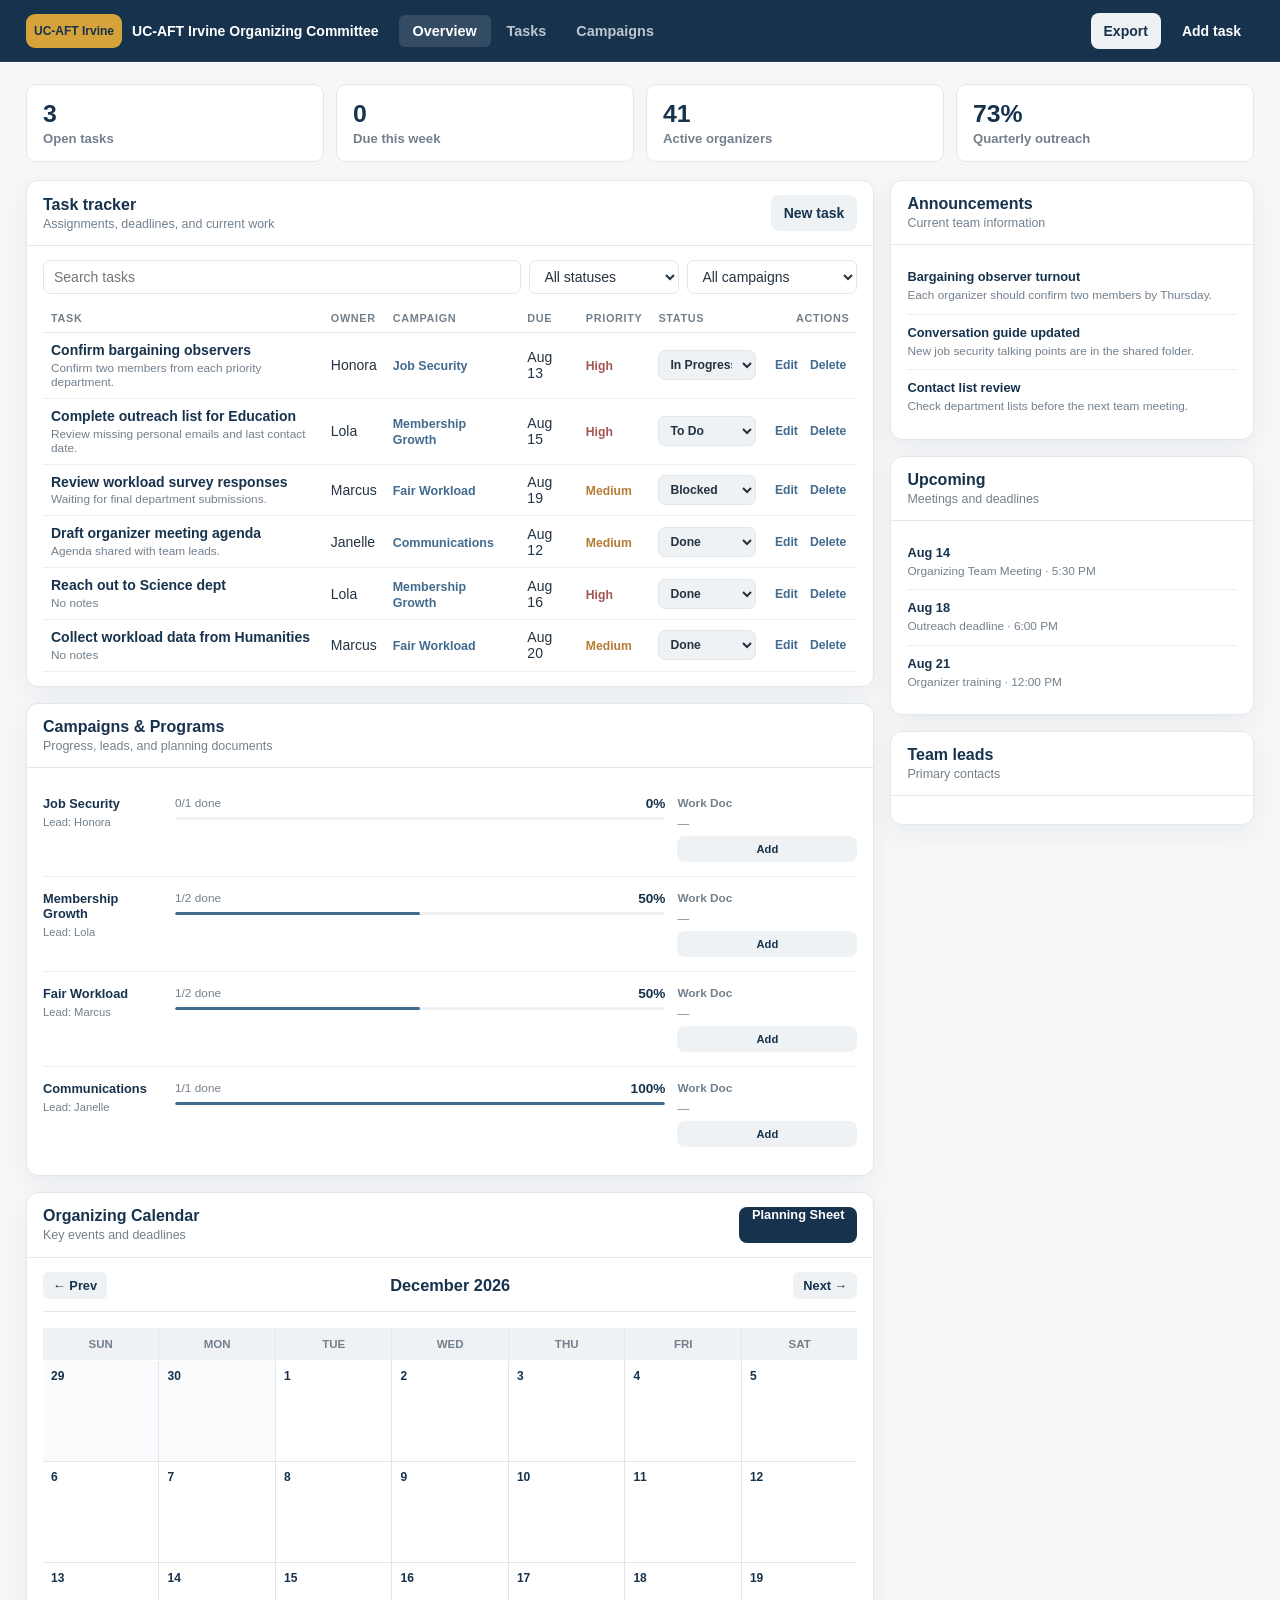
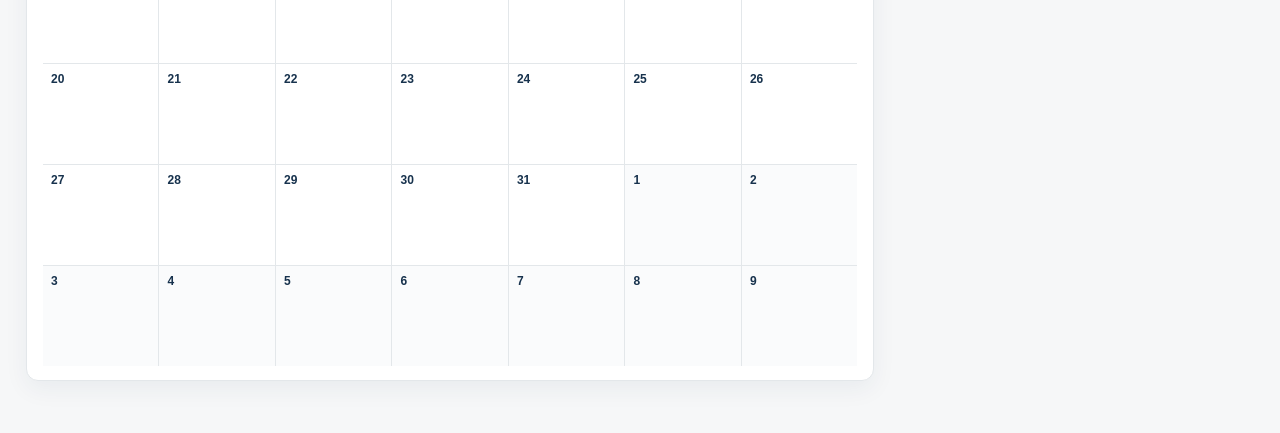
<file: index.html.html>
<!DOCTYPE html>
<html lang="en">
<head>
  <meta charset="UTF-8" />
  <meta name="viewport" content="width=device-width, initial-scale=1.0" />
  <title>UC-AFT Irvine Organizing Committee</title>
  <style>
    :root {
      --navy: #17324d;
      --blue: #426b8f;
      --gold: #d6a33a;
      --paper: #f6f7f8;
      --white: #ffffff;
      --ink: #243341;
      --muted: #73808c;
      --line: #e3e7ea;
      --soft: #eef2f5;
      --green: #4d7f69;
      --red: #a45752;
    }

    * { box-sizing: border-box; }
    body { margin: 0; font-family: Inter, Arial, sans-serif; background: var(--paper); color: var(--ink); font-size: 14px; }
    button, input, select, textarea { font: inherit; }
    button { cursor: pointer; }
    a { color: inherit; text-decoration: none; }

    .shell { display: grid; grid-template-columns: 1fr; grid-template-rows: auto 1fr; min-height: 100vh; }
    
    .topbar { display: flex; align-items: center; justify-content: space-between; gap: 20px; padding: 0 26px; background: var(--navy); border-bottom: 1px solid rgba(255,255,255,0.08); height: 62px; }
    .brand { display: flex; align-items: center; gap: 10px; font-weight: 800; color: white; flex-shrink: 0; }
    .brand-mark { width: auto; min-width: 40px; height: 34px; display: grid; place-items: center; border-radius: 9px; background: var(--gold); color: var(--navy); font-weight: 900; padding: 0 8px; font-size: 0.75rem; }
    .nav { display: flex; gap: 2px; flex: 1; margin: 0; }
    .nav a { padding: 8px 14px; border-radius: 6px; color: rgba(255,255,255,0.72); font-weight: 700; font-size: 0.9rem; }
    .nav a:hover, .nav a.active { background: rgba(255,255,255,0.12); color: white; }
    .top-actions { display: flex; gap: 8px; flex-shrink: 0; }

    .main { min-width: 0; }
    .content { padding: 22px 26px 36px; }
    .summary { display: grid; grid-template-columns: repeat(4, 1fr); gap: 12px; margin-bottom: 18px; }
    .summary-card { padding: 15px 16px; background: white; border: 1px solid var(--line); border-radius: 10px; }
    .summary-card strong { display: block; margin-bottom: 2px; color: var(--navy); font-size: 1.55rem; }
    .summary-card span { color: var(--muted); font-size: 0.82rem; font-weight: 700; }

    .workspace { display: grid; grid-template-columns: minmax(0, 1.75fr) minmax(260px, 0.75fr); gap: 16px; align-items: start; }
    .panel { background: white; border: 1px solid var(--line); border-radius: 12px; box-shadow: 0 8px 24px rgba(23, 50, 77, 0.06); overflow: hidden; margin-bottom: 16px; }
    .panel-header { display: flex; align-items: center; justify-content: space-between; gap: 16px; padding: 14px 16px; border-bottom: 1px solid var(--line); }
    .panel-header h2 { margin: 0; color: var(--navy); font-size: 1rem; }
    .panel-header p { margin: 3px 0 0; color: var(--muted); font-size: 0.78rem; }
    .panel-body { padding: 14px 16px; }

    .button { min-height: 36px; padding: 0 13px; border: 0; border-radius: 8px; font-weight: 800; cursor: pointer; }
    .button.primary { background: var(--navy); color: white; }
    .button.secondary { background: var(--soft); color: var(--navy); }

    .task-toolbar { display: grid; grid-template-columns: 1fr 150px 170px; gap: 8px; margin-bottom: 10px; }
    .task-toolbar input, .task-toolbar select { width: 100%; height: 34px; padding: 0 10px; border: 1px solid var(--line); border-radius: 7px; background: white; color: var(--ink); }

    .table-wrap { overflow-x: auto; }
    .task-table { width: 100%; border-collapse: collapse; }
    .task-table th { padding: 8px; text-align: left; color: var(--muted); font-size: 0.68rem; text-transform: uppercase; letter-spacing: 0.06em; border-bottom: 1px solid var(--line); }
    .task-table td { padding: 9px 8px; border-bottom: 1px solid #edf0f2; vertical-align: middle; }
    .task-table tbody tr:hover { background: #fafbfc; }

    .task-title { color: var(--navy); font-weight: 600; line-height: 1.2; }
    .task-note { margin-top: 2px; color: var(--muted); font-size: 0.74rem; }
    .campaign-label { color: var(--blue); font-size: 0.78rem; font-weight: 700; }
    .priority { font-size: 0.76rem; font-weight: 800; }
    .priority.high { color: var(--red); }
    .priority.medium { color: #b77a34; }
    .status-select { width: 100%; height: 30px; padding: 0 7px; border: 1px solid var(--line); border-radius: 7px; background: var(--soft); color: var(--ink); font-size: 0.76rem; font-weight: 700; }
    .row-actions { display: flex; gap: 6px; justify-content: flex-end; }
    .row-actions button { border: 0; background: transparent; color: var(--blue); font-size: 0.76rem; font-weight: 800; padding: 2px 3px; cursor: pointer; }

    .campaign { padding: 14px 0; border-bottom: 1px solid #edf0f2; }
    .campaign:last-child { border-bottom: 0; }
    .campaign-grid { display: grid; grid-template-columns: 120px 1fr 180px; gap: 12px; align-items: start; }
    .campaign-lead { }
    .campaign-lead-name { color: var(--navy); font-weight: 700; font-size: 0.8rem; display: block; margin-bottom: 2px; }
    .campaign-lead-label { color: var(--muted); font-size: 0.7rem; }
    .campaign-progress { }
    .campaign-top { display: flex; justify-content: space-between; gap: 12px; margin-bottom: 8px; }
    .campaign-top strong { color: var(--navy); font-size: 0.85rem; }
    .campaign-top span { color: var(--muted); font-size: 0.74rem; }
    .progress { height: 3px; overflow: hidden; border-radius: 999px; background: var(--soft); margin-bottom: 6px; }
    .progress div { height: 100%; border-radius: inherit; background: var(--blue); }
    .campaign-meta { display: flex; justify-content: space-between; gap: 12px; color: var(--muted); font-size: 0.74rem; }
    .campaign-doc { }
    .campaign-doc-label { font-size: 0.74rem; color: var(--muted); margin-bottom: 6px; font-weight: 700; }
    .campaign-doc-link { color: var(--blue); font-weight: 700; font-size: 0.75rem; text-decoration: none; display: block; margin-bottom: 6px; word-break: break-word; }
    .campaign-doc-link:hover { text-decoration: underline; }
    .no-doc { color: var(--muted); font-size: 0.74rem; display: block; margin-bottom: 6px; }

    .announcement { padding: 10px 0; border-bottom: 1px solid #edf0f2; }
    .announcement:last-child { border-bottom: 0; }
    .announcement strong { display: block; color: var(--navy); font-size: 0.8rem; margin-bottom: 3px; }
    .announcement p { margin: 0; color: var(--muted); font-size: 0.74rem; line-height: 1.4; }

    .calendar-month-nav { display: flex; justify-content: space-between; align-items: center; margin-bottom: 16px; padding-bottom: 12px; border-bottom: 1px solid var(--line); }
    .calendar-month-nav button { background: var(--soft); color: var(--navy); border: 0; padding: 6px 10px; border-radius: 6px; font-weight: 700; font-size: 0.8rem; cursor: pointer; }
    .calendar-header { display: grid; grid-template-columns: repeat(7, 1fr); gap: 1px; background: var(--line); margin-bottom: 1px; }
    .calendar-day-header { background: var(--soft); padding: 10px 8px; text-align: center; font-size: 0.72rem; font-weight: 800; color: var(--muted); text-transform: uppercase; }
    .calendar-grid { display: grid; grid-template-columns: repeat(7, 1fr); gap: 1px; background: var(--line); }
    .calendar-cell { background: white; min-height: 100px; padding: 8px; font-size: 0.75rem; }
    .calendar-cell.other-month { background: #fafbfc; color: var(--muted); }
    .calendar-date { display: block; color: var(--navy); font-weight: 700; margin-bottom: 6px; }
    .event-badge { display: inline-block; padding: 3px 6px; border-radius: 4px; margin-bottom: 3px; font-size: 0.65rem; font-weight: 700; cursor: pointer; white-space: nowrap; overflow: hidden; text-overflow: ellipsis; max-width: 100%; line-height: 1.2; }
    .event-badge.meeting { background: #cbe3f0; color: var(--blue); }
    .event-badge.deadline { background: #f0d0cc; color: var(--red); }
    .event-badge.action-window { background: #d4e8de; color: var(--green); }

    .modal { position: fixed; inset: 0; display: none; place-items: center; z-index: 100; padding: 20px; background: rgba(13, 27, 40, 0.5); }
    .modal.open { display: grid; }
    .modal-card { width: min(560px, 100%); max-height: 92vh; overflow-y: auto; background: white; border-radius: 14px; box-shadow: 0 24px 70px rgba(0,0,0,0.22); }
    .modal-head { display: flex; align-items: center; justify-content: space-between; padding: 16px 18px; border-bottom: 1px solid var(--line); }
    .modal-head h2 { margin: 0; color: var(--navy); font-size: 1rem; }
    .close { border: 0; background: transparent; color: var(--muted); font-size: 1.35rem; cursor: pointer; }
    .form-grid { display: grid; grid-template-columns: 1fr 1fr; gap: 12px; padding: 18px; }
    .field { display: grid; gap: 5px; }
    .field.full { grid-column: 1 / -1; }
    .field label { color: var(--navy); font-size: 0.74rem; font-weight: 800; }
    .field input, .field select, .field textarea { width: 100%; padding: 9px 10px; border: 1px solid var(--line); border-radius: 7px; background: white; }
    .modal-actions { display: flex; justify-content: flex-end; gap: 8px; padding: 0 18px 18px; }
    .empty { padding: 24px; text-align: center; color: var(--muted); }
  </style>
</head>
<body>
  <div class="shell">
    <header class="topbar">
      <a class="brand" href="#">
        <span class="brand-mark">UC-AFT Irvine</span>
        <span style="color: white; font-weight: 800;">UC-AFT Irvine Organizing Committee</span>
      </a>
      <nav class="nav">
        <a class="active" href="#overview">Overview</a>
        <a href="#tasks">Tasks</a>
        <a href="#campaigns">Campaigns</a>
      </nav>
      <div class="top-actions">
        <button class="button secondary" onclick="exportTasks()">Export</button>
        <button class="button primary" onclick="openTaskModal()">Add task</button>
      </div>
    </header>

    <main class="main">
      <div class="content">
        <section class="summary">
          <article class="summary-card">
            <strong id="openCount">0</strong>
            <span>Open tasks</span>
          </article>
          <article class="summary-card">
            <strong id="dueCount">0</strong>
            <span>Due this week</span>
          </article>
          <article class="summary-card">
            <strong>41</strong>
            <span>Active organizers</span>
          </article>
          <article class="summary-card">
            <strong>73%</strong>
            <span>Quarterly outreach</span>
          </article>
        </section>

        <div class="workspace">
          <div>
            <section class="panel">
              <div class="panel-header">
                <div>
                  <h2>Task tracker</h2>
                  <p>Assignments, deadlines, and current work</p>
                </div>
                <button class="button secondary" onclick="openTaskModal()">New task</button>
              </div>
              <div class="panel-body">
                <div class="task-toolbar">
                  <input id="searchInput" type="search" placeholder="Search tasks" oninput="renderTasks()" />
                  <select id="statusFilter" onchange="renderTasks()">
                    <option value="">All statuses</option>
                    <option>To Do</option>
                    <option>In Progress</option>
                    <option>Blocked</option>
                    <option>Done</option>
                  </select>
                  <select id="campaignFilter" onchange="renderTasks()">
                    <option value="">All campaigns</option>
                    <option>Job Security</option>
                    <option>Membership Growth</option>
                    <option>Fair Workload</option>
                    <option>Communications</option>
                  </select>
                </div>
                <div class="table-wrap">
                  <table class="task-table">
                    <thead>
                      <tr>
                        <th>Task</th>
                        <th>Owner</th>
                        <th>Campaign</th>
                        <th>Due</th>
                        <th>Priority</th>
                        <th>Status</th>
                        <th style="text-align: right;">Actions</th>
                      </tr>
                    </thead>
                    <tbody id="taskBody"></tbody>
                  </table>
                </div>
              </div>
            </section>

            <section class="panel">
              <div class="panel-header">
                <div>
                  <h2>Campaigns & Programs</h2>
                  <p>Progress, leads, and planning documents</p>
                </div>
              </div>
              <div class="panel-body" id="campaignBody"></div>
            </section>

            <section class="panel">
              <div class="panel-header">
                <div>
                  <h2>Organizing Calendar</h2>
                  <p>Key events and deadlines</p>
                </div>
                <a id="calendarPlanningLink" href="#" target="_blank" class="button primary" style="font-size: 0.8rem;">Planning Sheet</a>
              </div>
              <div class="panel-body">
                <div class="calendar-month-nav">
                  <button onclick="previousMonth()">← Prev</button>
                  <h3 id="monthYear" style="margin: 0; color: var(--navy);"></h3>
                  <button onclick="nextMonth()">Next →</button>
                </div>
                <div class="calendar-header">
                  <div class="calendar-day-header">Sun</div>
                  <div class="calendar-day-header">Mon</div>
                  <div class="calendar-day-header">Tue</div>
                  <div class="calendar-day-header">Wed</div>
                  <div class="calendar-day-header">Thu</div>
                  <div class="calendar-day-header">Fri</div>
                  <div class="calendar-day-header">Sat</div>
                </div>
                <div class="calendar-grid" id="calendarGrid"></div>
              </div>
            </section>
          </div>

          <aside>
            <section class="panel">
              <div class="panel-header">
                <div>
                  <h2>Announcements</h2>
                  <p>Current team information</p>
                </div>
              </div>
              <div class="panel-body">
                <article class="announcement">
                  <strong>Bargaining observer turnout</strong>
                  <p>Each organizer should confirm two members by Thursday.</p>
                </article>
                <article class="announcement">
                  <strong>Conversation guide updated</strong>
                  <p>New job security talking points are in the shared folder.</p>
                </article>
                <article class="announcement">
                  <strong>Contact list review</strong>
                  <p>Check department lists before the next team meeting.</p>
                </article>
              </div>
            </section>

            <section class="panel">
              <div class="panel-header">
                <div>
                  <h2>Upcoming</h2>
                  <p>Meetings and deadlines</p>
                </div>
              </div>
              <div class="panel-body">
                <article class="announcement">
                  <strong>Aug 14</strong>
                  <p>Organizing Team Meeting · 5:30 PM</p>
                </article>
                <article class="announcement">
                  <strong>Aug 18</strong>
                  <p>Outreach deadline · 6:00 PM</p>
                </article>
                <article class="announcement">
                  <strong>Aug 21</strong>
                  <p>Organizer training · 12:00 PM</p>
                </article>
              </div>
            </section>

            <section class="panel">
              <div class="panel-header">
                <div>
                  <h2>Team leads</h2>
                  <p>Primary contacts</p>
                </div>
              </div>
              <div class="panel-body" id="teamBody"></div>
            </section>
          </aside>
        </div>
      </div>
    </main>
  </div>

  <div class="modal" id="taskModal">
    <div class="modal-card">
      <div class="modal-head">
        <h2 id="modalTitle">Add task</h2>
        <button class="close" onclick="closeTaskModal()">×</button>
      </div>
      <form id="taskForm" onsubmit="saveTask(event)">
        <div class="form-grid">
          <input type="hidden" id="taskId" />
          <div class="field full">
            <label for="taskTitle">Task</label>
            <input id="taskTitle" required placeholder="Example: Confirm bargaining observers" />
          </div>
          <div class="field">
            <label for="taskOwner">Owner</label>
            <input id="taskOwner" required placeholder="Organizer name" />
          </div>
          <div class="field">
            <label for="taskCampaign">Campaign</label>
            <select id="taskCampaign" required>
              <option>Job Security</option>
              <option>Membership Growth</option>
              <option>Fair Workload</option>
              <option>Communications</option>
            </select>
          </div>
          <div class="field">
            <label for="taskDue">Due date</label>
            <input id="taskDue" type="date" required />
          </div>
          <div class="field">
            <label for="taskPriority">Priority</label>
            <select id="taskPriority" required>
              <option>High</option>
              <option>Medium</option>
              <option>Low</option>
            </select>
          </div>
          <div class="field">
            <label for="taskStatus">Status</label>
            <select id="taskStatus" required>
              <option>To Do</option>
              <option>In Progress</option>
              <option>Blocked</option>
              <option>Done</option>
            </select>
          </div>
          <div class="field full">
            <label for="taskNotes">Notes</label>
            <textarea id="taskNotes" placeholder="Additional details..."></textarea>
          </div>
        </div>
        <div class="modal-actions">
          <button type="button" class="button secondary" onclick="closeTaskModal()">Cancel</button>
          <button type="submit" class="button primary">Save task</button>
        </div>
      </form>
    </div>
  </div>

  <div class="modal" id="docModal">
    <div class="modal-card">
      <div class="modal-head">
        <h2>Add document to <span id="docCampaignName"></span></h2>
        <button class="close" onclick="closeDocModal()">×</button>
      </div>
      <form id="docForm" onsubmit="saveDoc(event)">
        <div class="form-grid">
          <input type="hidden" id="docCampaignInput" />
          <div class="field full">
            <label for="docUrl">Google Doc URL</label>
            <input id="docUrl" required placeholder="https://docs.google.com/document/d/..." />
          </div>
          <div class="field full">
            <label for="docTitle">Document Title (optional)</label>
            <input id="docTitle" placeholder="Planning doc, Strategy notes, etc." />
          </div>
        </div>
        <div class="modal-actions">
          <button type="button" class="button secondary" onclick="closeDocModal()">Cancel</button>
          <button type="submit" class="button primary">Save document</button>
        </div>
      </form>
    </div>
  </div>

  <script>
    const defaultTasks = [
      { id: "1", title: "Confirm bargaining observers", owner: "Honora", campaign: "Job Security", due: "2026-08-13", priority: "High", status: "In Progress", notes: "Confirm two members from each priority department." },
      { id: "2", title: "Complete outreach list for Education", owner: "Lola", campaign: "Membership Growth", due: "2026-08-15", priority: "High", status: "To Do", notes: "Review missing personal emails and last contact date." },
      { id: "3", title: "Review workload survey responses", owner: "Marcus", campaign: "Fair Workload", due: "2026-08-19", priority: "Medium", status: "Blocked", notes: "Waiting for final department submissions." },
      { id: "4", title: "Draft organizer meeting agenda", owner: "Janelle", campaign: "Communications", due: "2026-08-12", priority: "Medium", status: "Done", notes: "Agenda shared with team leads." },
      { id: "5", title: "Reach out to Science dept", owner: "Lola", campaign: "Membership Growth", due: "2026-08-16", priority: "High", status: "Done", notes: "" },
      { id: "6", title: "Collect workload data from Humanities", owner: "Marcus", campaign: "Fair Workload", due: "2026-08-20", priority: "Medium", status: "Done", notes: "" }
    ];

    let tasks = [...defaultTasks];

    const sheetsLeads = [
      { campaign: "Job Security", lead: "Honora" },
      { campaign: "Membership Growth", lead: "Lola" },
      { campaign: "Fair Workload", lead: "Marcus" },
      { campaign: "Communications", lead: "Janelle" }
    ];

    const sheetEvents = [
      { date: "2026-08-14", eventName: "Team organizing meeting", type: "Meeting", planningSheet: "https://docs.google.com/document/d/example1" },
      { date: "2026-08-18", eventName: "Outreach deadline", type: "Deadline", planningSheet: "https://docs.google.com/document/d/example2" },
      { date: "2026-09-01", eventName: "September action window opens", type: "Action Window", planningSheet: "https://docs.google.com/document/d/example3" },
      { date: "2026-09-10", eventName: "Bargaining day observers due", type: "Deadline", planningSheet: "https://docs.google.com/document/d/example4" }
    ];

    const campaignDocs = {
      "Job Security": { url: "", title: "" },
      "Membership Growth": { url: "", title: "" },
      "Fair Workload": { url: "", title: "" },
      "Communications": { url: "", title: "" }
    };

    function calculateCampaignStats(campaign) {
      const campaignTasks = tasks.filter(t => t.campaign === campaign);
      const done = campaignTasks.filter(t => t.status === "Done").length;
      const total = campaignTasks.length;
      const percent = total === 0 ? 0 : Math.round((done / total) * 100);
      return { done, total, percent };
    }

    function renderCampaigns() {
      const body = document.getElementById("campaignBody");
      const campaigns = ["Job Security", "Membership Growth", "Fair Workload", "Communications"];
      
      body.innerHTML = campaigns.map(camp => {
        const stats = calculateCampaignStats(camp);
        const lead = sheetsLeads.find(l => l.campaign === camp)?.lead || "TBD";
        const doc = campaignDocs[camp];
        const hasDoc = doc.url && doc.url.trim();
        
        return `
          <div class="campaign">
            <div class="campaign-grid">
              <div class="campaign-lead">
                <span class="campaign-lead-name">${camp}</span>
                <span class="campaign-lead-label">Lead: ${lead}</span>
              </div>
              <div class="campaign-progress">
                <div class="campaign-top" style="justify-content: space-between; gap: 6px; margin-bottom: 6px;">
                  <span style="font-size: 0.74rem; color: var(--muted);">${stats.done}/${stats.total} done</span>
                  <span style="font-size: 0.85rem; color: var(--navy); font-weight: 700;">${stats.percent}%</span>
                </div>
                <div class="progress"><div style="width:${stats.percent}%"></div></div>
              </div>
              <div class="campaign-doc">
                <div class="campaign-doc-label">Work Doc</div>
                ${hasDoc ? `<a href="${doc.url}" target="_blank" class="campaign-doc-link">${doc.title || 'View'}</a>` : `<span class="no-doc">—</span>`}
                <button class="button secondary" style="padding: 0 8px; min-height: 26px; font-size: 0.7rem; width: 100%;" onclick="openDocModal('${camp}')">
                  ${hasDoc ? 'Edit' : 'Add'}
                </button>
              </div>
            </div>
          </div>
        `;
      }).join("");
    }

    function renderTasks() {
      const body = document.getElementById("taskBody");
      const search = document.getElementById("searchInput").value.toLowerCase();
      const status = document.getElementById("statusFilter").value;
      const campaign = document.getElementById("campaignFilter").value;

      const filtered = tasks.filter(t => {
        const match = t.title.toLowerCase().includes(search) || t.owner.toLowerCase().includes(search);
        return match && (!status || t.status === status) && (!campaign || t.campaign === campaign);
      });

      if (filtered.length === 0) {
        body.innerHTML = `<tr><td colspan="7"><div class="empty">No tasks found</div></td></tr>`;
      } else {
        body.innerHTML = filtered.map(t => `
          <tr>
            <td><div class="task-title">${t.title}</div><div class="task-note">${t.notes || 'No notes'}</div></td>
            <td>${t.owner}</td>
            <td><span class="campaign-label">${t.campaign}</span></td>
            <td>${new Date(t.due).toLocaleDateString('en-US', {month:'short', day:'numeric'})}</td>
            <td><span class="priority ${t.priority.toLowerCase()}">${t.priority}</span></td>
            <td><select class="status-select" onchange="updateTask('${t.id}', 'status', this.value)">
              <option ${t.status === 'To Do' ? 'selected' : ''}>To Do</option>
              <option ${t.status === 'In Progress' ? 'selected' : ''}>In Progress</option>
              <option ${t.status === 'Blocked' ? 'selected' : ''}>Blocked</option>
              <option ${t.status === 'Done' ? 'selected' : ''}>Done</option>
            </select></td>
            <td><div class="row-actions">
              <button onclick="editTask('${t.id}')">Edit</button>
              <button onclick="deleteTask('${t.id}')">Delete</button>
            </div></td>
          </tr>
        `).join("");
      }
      updateMetrics();
      renderCampaigns();
    }

    function updateTask(id, field, value) {
      const task = tasks.find(t => t.id === id);
      if (task) {
        task[field] = value;
        renderTasks();
      }
    }

    function updateMetrics() {
      document.getElementById("openCount").textContent = tasks.filter(t => t.status !== "Done").length;
      const now = new Date();
      const week = new Date(now.getTime() + 7 * 24 * 60 * 60 * 1000);
      document.getElementById("dueCount").textContent = tasks.filter(t => {
        if (t.status === "Done") return false;
        const d = new Date(t.due);
        return d >= now && d <= week;
      }).length;
    }

    function openTaskModal() {
      document.getElementById("taskForm").reset();
      document.getElementById("taskId").value = "";
      document.getElementById("modalTitle").textContent = "Add task";
      document.getElementById("taskModal").classList.add("open");
    }

    function closeTaskModal() {
      document.getElementById("taskModal").classList.remove("open");
    }

    function saveTask(e) {
      e.preventDefault();
      const id = document.getElementById("taskId").value || Date.now().toString();
      const task = {
        id, title: document.getElementById("taskTitle").value,
        owner: document.getElementById("taskOwner").value,
        campaign: document.getElementById("taskCampaign").value,
        due: document.getElementById("taskDue").value,
        priority: document.getElementById("taskPriority").value,
        status: document.getElementById("taskStatus").value,
        notes: document.getElementById("taskNotes").value
      };
      const idx = tasks.findIndex(t => t.id === id);
      if (idx >= 0) tasks[idx] = task;
      else tasks.unshift(task);
      renderTasks();
      closeTaskModal();
    }

    function editTask(id) {
      const task = tasks.find(t => t.id === id);
      if (!task) return;
      document.getElementById("taskId").value = task.id;
      document.getElementById("taskTitle").value = task.title;
      document.getElementById("taskOwner").value = task.owner;
      document.getElementById("taskCampaign").value = task.campaign;
      document.getElementById("taskDue").value = task.due;
      document.getElementById("taskPriority").value = task.priority;
      document.getElementById("taskStatus").value = task.status;
      document.getElementById("taskNotes").value = task.notes;
      document.getElementById("modalTitle").textContent = "Edit task";
      document.getElementById("taskModal").classList.add("open");
    }

    function deleteTask(id) {
      if (confirm("Delete this task?")) {
        tasks = tasks.filter(t => t.id !== id);
        renderTasks();
      }
    }

    function exportTasks() {
      const csv = [["Task", "Owner", "Campaign", "Due", "Priority", "Status", "Notes"],
        ...tasks.map(t => [t.title, t.owner, t.campaign, t.due, t.priority, t.status, t.notes])
      ].map(r => r.map(v => `"${String(v).replaceAll('"', '""')}"`).join(",")).join("\n");
      const a = document.createElement("a");
      a.href = URL.createObjectURL(new Blob([csv], {type: "text/csv"}));
      a.download = "tasks.csv";
      a.click();
    }

    function openDocModal(camp) {
      document.getElementById("docCampaignName").textContent = camp;
      document.getElementById("docCampaignInput").value = camp;
      const doc = campaignDocs[camp];
      document.getElementById("docUrl").value = doc.url || "";
      document.getElementById("docTitle").value = doc.title || "";
      document.getElementById("docModal").classList.add("open");
    }

    function closeDocModal() {
      document.getElementById("docModal").classList.remove("open");
    }

    function saveDoc(e) {
      e.preventDefault();
      const camp = document.getElementById("docCampaignInput").value;
      const url = document.getElementById("docUrl").value.trim();
      const title = document.getElementById("docTitle").value.trim();
      if (!url) { alert("Enter a URL"); return; }
      campaignDocs[camp] = { url, title };
      renderCampaigns();
      closeDocModal();
    }

    let currentMonth = new Date().getMonth();
    let currentYear = new Date().getFullYear();

    function renderCalendar() {
      const monthNames = ["January", "February", "March", "April", "May", "June", "July", "August", "September", "October", "November", "December"];
      document.getElementById("monthYear").textContent = `${monthNames[currentMonth]} ${currentYear}`;
      
      const firstDay = new Date(currentYear, currentMonth, 1).getDay();
      const daysInMonth = new Date(currentYear, currentMonth + 1, 0).getDate();
      const grid = document.getElementById("calendarGrid");
      let html = "";

      const prevMonthDays = new Date(currentYear, currentMonth, 0).getDate();
      for (let i = firstDay - 1; i >= 0; i--) {
        html += `<div class="calendar-cell other-month"><span class="calendar-date">${prevMonthDays - i}</span></div>`;
      }

      for (let day = 1; day <= daysInMonth; day++) {
        const dateStr = `${currentYear}-${String(currentMonth + 1).padStart(2, '0')}-${String(day).padStart(2, '0')}`;
        const events = sheetEvents.filter(e => e.date === dateStr);
        let badges = events.map(e => `<div class="event-badge ${e.type.toLowerCase().replace(/\s+/g,'-')}" onclick="window.open('${e.planningSheet}')" title="${e.eventName}">${e.eventName}</div>`).join("");
        html += `<div class="calendar-cell"><span class="calendar-date">${day}</span>${badges}</div>`;
      }

      const remaining = 42 - (firstDay + daysInMonth);
      for (let day = 1; day <= remaining; day++) {
        html += `<div class="calendar-cell other-month"><span class="calendar-date">${day}</span></div>`;
      }

      grid.innerHTML = html;
      const link = document.getElementById("calendarPlanningLink");
      const planningLink = sheetEvents.find(e => e.planningSheet);
      if (planningLink) link.href = planningLink.planningSheet;
    }

    function previousMonth() {
      currentMonth = currentMonth === 0 ? 11 : currentMonth - 1;
      if (currentMonth === 11) currentYear--;
      renderCalendar();
    }

    function nextMonth() {
      currentMonth = (currentMonth + 1) % 12;
      if (currentMonth === 0) currentYear++;
      renderCalendar();
    }

    document.getElementById("taskModal").addEventListener("click", e => { if (e.target.id === "taskModal") closeTaskModal(); });
    document.getElementById("docModal").addEventListener("click", e => { if (e.target.id === "docModal") closeDocModal(); });

    renderTasks();
    renderCampaigns();
    renderCalendar();
  </script>
</body>
</html>
</file>
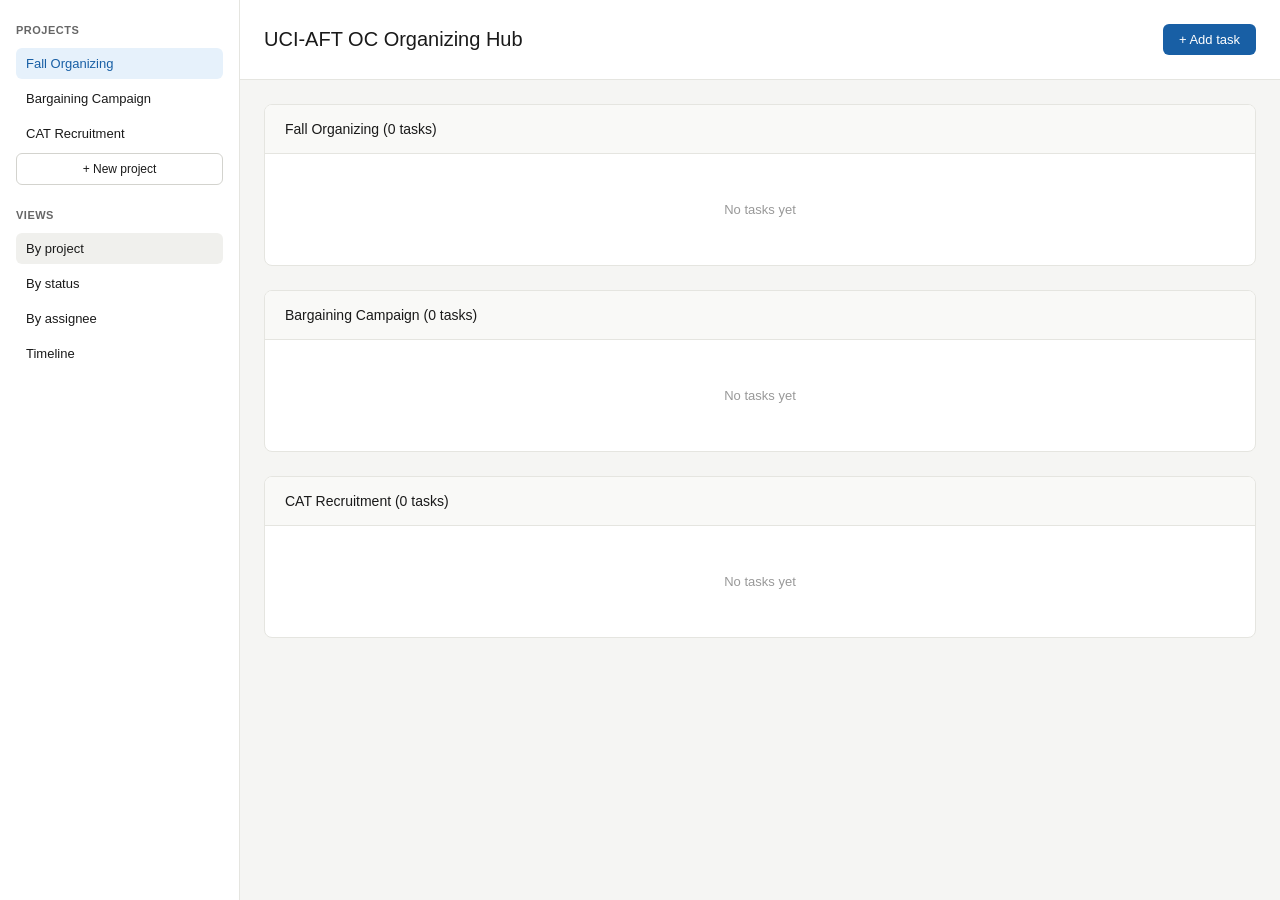
<file: organizing-hub.html>
<!DOCTYPE html>
<html lang="en">
<head>
  <meta charset="UTF-8">
  <meta name="viewport" content="width=device-width, initial-scale=1.0">
  <title>UCI-AFT OC Organizing Hub</title>
  <style>
    * {
      margin: 0;
      padding: 0;
      box-sizing: border-box;
    }

    body {
      font-family: -apple-system, BlinkMacSystemFont, 'Segoe UI', sans-serif;
      background: #f5f5f3;
      color: #1a1a1a;
    }

    .hub-container {
      display: flex;
      min-height: 100vh;
    }

    .sidebar {
      width: 240px;
      background: #ffffff;
      border-right: 1px solid #e5e5e0;
      overflow-y: auto;
      padding: 1.5rem 0;
    }

    .sidebar-section {
      padding: 0 1rem 1.5rem;
    }

    .sidebar-title {
      font-size: 11px;
      font-weight: 600;
      text-transform: uppercase;
      color: #666;
      margin: 0 0 0.75rem;
      letter-spacing: 0.5px;
    }

    .project-item {
      display: block;
      width: 100%;
      padding: 8px 10px;
      margin-bottom: 4px;
      border-radius: 6px;
      border: none;
      background: transparent;
      color: #1a1a1a;
      font-size: 13px;
      cursor: pointer;
      text-align: left;
      transition: background 0.2s;
    }

    .project-item:hover {
      background: #f0f0ed;
    }

    .project-item.active {
      background: #e6f1fb;
      color: #185fa5;
      font-weight: 500;
    }

    .view-item {
      display: block;
      width: 100%;
      padding: 8px 10px;
      margin-bottom: 4px;
      border-radius: 6px;
      border: none;
      background: transparent;
      color: #1a1a1a;
      font-size: 13px;
      cursor: pointer;
      text-align: left;
    }

    .view-item:hover {
      background: #f0f0ed;
    }

    .view-item.active {
      background: #f0f0ed;
      font-weight: 500;
    }

    .add-btn {
      width: 100%;
      padding: 8px 10px;
      border: 1px solid #d3d3ce;
      border-radius: 6px;
      background: transparent;
      color: #1a1a1a;
      font-size: 12px;
      cursor: pointer;
      font-weight: 500;
    }

    .add-btn:hover {
      background: #f0f0ed;
    }

    .main-content {
      flex: 1;
      display: flex;
      flex-direction: column;
      overflow: hidden;
    }

    .header {
      padding: 1.5rem;
      border-bottom: 1px solid #e5e5e0;
      background: #ffffff;
      display: flex;
      justify-content: space-between;
      align-items: center;
    }

    .header h1 {
      font-size: 20px;
      font-weight: 500;
      margin: 0;
    }

    .header-actions {
      display: flex;
      gap: 8px;
    }

    .btn-primary {
      padding: 8px 16px;
      background: #185fa5;
      color: white;
      border: none;
      border-radius: 6px;
      font-size: 13px;
      cursor: pointer;
      font-weight: 500;
    }

    .btn-primary:hover {
      background: #0c447c;
    }

    .content-area {
      flex: 1;
      overflow-y: auto;
      padding: 1.5rem;
    }

    .project-group {
      background: white;
      border: 1px solid #e5e5e0;
      border-radius: 8px;
      margin-bottom: 1.5rem;
      overflow: hidden;
    }

    .project-group-header {
      padding: 1rem 1.25rem;
      background: #f9f9f7;
      font-weight: 500;
      font-size: 14px;
      color: #1a1a1a;
      border-bottom: 1px solid #e5e5e0;
      cursor: pointer;
      user-select: none;
    }

    .project-group-header:hover {
      background: #f5f5f3;
    }

    .project-group-content {
      padding: 1rem 1.25rem;
    }

    .task-row {
      display: grid;
      grid-template-columns: 200px 120px 100px 100px 80px auto;
      gap: 12px;
      padding: 0.75rem 0;
      border-bottom: 1px solid #f0f0ed;
      align-items: center;
      font-size: 13px;
    }

    .task-row:last-child {
      border-bottom: none;
    }

    .task-name {
      font-weight: 500;
      color: #1a1a1a;
    }

    .task-due {
      color: #666;
      font-size: 12px;
    }

    .task-assignee {
      color: #666;
      font-size: 12px;
    }

    .task-status {
      padding: 3px 8px;
      border-radius: 12px;
      font-size: 11px;
      font-weight: 500;
      text-align: center;
      width: fit-content;
    }

    .status-not-started {
      background: #e5e7eb;
      color: #4b5563;
    }

    .status-in-progress {
      background: #fef3c7;
      color: #92400e;
    }

    .status-blocked {
      background: #fee2e2;
      color: #7f1d1d;
    }

    .status-done {
      background: #d1fae5;
      color: #065f46;
    }

    .task-delete {
      background: none;
      border: none;
      color: #999;
      cursor: pointer;
      font-size: 18px;
      padding: 0;
    }

    .task-delete:hover {
      color: #666;
    }

    .status-board {
      display: grid;
      grid-template-columns: repeat(auto-fit, minmax(280px, 1fr));
      gap: 1.5rem;
    }

    .status-column {
      background: white;
      border: 1px solid #e5e5e0;
      border-radius: 8px;
      padding: 1.25rem;
    }

    .status-column-header {
      font-weight: 500;
      font-size: 13px;
      color: #1a1a1a;
      margin-bottom: 1rem;
      padding-bottom: 0.75rem;
      border-bottom: 1px solid #e5e5e0;
    }

    .task-card {
      background: #f9f9f7;
      border: 1px solid #e5e5e0;
      border-radius: 6px;
      padding: 0.75rem;
      margin-bottom: 0.75rem;
      cursor: pointer;
    }

    .task-card:hover {
      border-color: #d3d3ce;
      background: #f5f5f3;
    }

    .task-card-name {
      font-weight: 500;
      font-size: 13px;
      color: #1a1a1a;
      margin-bottom: 4px;
    }

    .task-card-meta {
      font-size: 12px;
      color: #666;
      margin-bottom: 2px;
    }

    .empty-state {
      text-align: center;
      color: #999;
      padding: 2rem;
      font-size: 13px;
    }

    .modal {
      display: none;
      position: fixed;
      top: 0;
      left: 0;
      right: 0;
      bottom: 0;
      background: rgba(0, 0, 0, 0.4);
      z-index: 1000;
      align-items: center;
      justify-content: center;
    }

    .modal.open {
      display: flex;
    }

    .modal-content {
      background: white;
      border-radius: 8px;
      padding: 1.5rem;
      max-width: 500px;
      width: 90%;
      box-shadow: 0 4px 12px rgba(0, 0, 0, 0.15);
    }

    .modal-title {
      font-size: 16px;
      font-weight: 500;
      margin-bottom: 1rem;
      color: #1a1a1a;
    }

    .form-group {
      margin-bottom: 1rem;
    }

    .form-label {
      font-size: 12px;
      font-weight: 500;
      color: #666;
      margin-bottom: 4px;
      display: block;
    }

    .form-input {
      width: 100%;
      padding: 8px 10px;
      border: 1px solid #d3d3ce;
      border-radius: 6px;
      font-size: 13px;
      font-family: inherit;
    }

    .form-input:focus {
      outline: none;
      border-color: #185fa5;
      box-shadow: 0 0 0 2px rgba(24, 95, 165, 0.1);
    }

    .form-buttons {
      display: flex;
      gap: 8px;
      justify-content: flex-end;
      margin-top: 1.5rem;
    }

    .btn {
      padding: 8px 16px;
      border-radius: 6px;
      border: 1px solid #d3d3ce;
      background: white;
      cursor: pointer;
      font-size: 13px;
      color: #1a1a1a;
      font-weight: 500;
    }

    .btn:hover {
      background: #f9f9f7;
    }

    .timeline-view {
      display: flex;
      flex-direction: column;
      gap: 0;
    }

    .timeline-item {
      padding: 1rem 1.25rem;
      border-bottom: 1px solid #e5e5e0;
      background: white;
      margin-bottom: 0;
    }

    .timeline-item:first-child {
      border-radius: 8px 8px 0 0;
    }

    .timeline-item:last-child {
      border-radius: 0 0 8px 8px;
      border-bottom: none;
    }

    .timeline-date {
      font-weight: 600;
      font-size: 13px;
      color: #1a1a1a;
      margin-bottom: 4px;
    }

    .timeline-task {
      font-size: 13px;
      color: #666;
    }

    @media (max-width: 900px) {
      .task-row {
        grid-template-columns: 1fr;
        gap: 4px;
      }
      
      .sidebar {
        width: 160px;
      }
    }
  </style>
</head>
<body>
  <div class="hub-container">
    <div class="sidebar">
      <div class="sidebar-section">
        <div class="sidebar-title">Projects</div>
        <div id="projects-list"></div>
        <button class="add-btn" onclick="openAddProject()">+ New project</button>
      </div>

      <div class="sidebar-section">
        <div class="sidebar-title">Views</div>
        <button class="view-item active" onclick="switchView('project')">By project</button>
        <button class="view-item" onclick="switchView('status')">By status</button>
        <button class="view-item" onclick="switchView('assignee')">By assignee</button>
        <button class="view-item" onclick="switchView('timeline')">Timeline</button>
      </div>
    </div>

    <div class="main-content">
      <div class="header">
        <h1>UCI-AFT OC Organizing Hub</h1>
        <div class="header-actions">
          <button class="btn-primary" onclick="openAddTask()">+ Add task</button>
        </div>
      </div>

      <div class="content-area" id="content-area"></div>
    </div>
  </div>

  <div class="modal" id="project-modal">
    <div class="modal-content">
      <div class="modal-title">New project</div>
      <div class="form-group">
        <label class="form-label">Project name</label>
        <input type="text" class="form-input" id="project-name-input" placeholder="e.g., Fall Organizing">
      </div>
      <div class="form-buttons">
        <button class="btn" onclick="closeModal('project-modal')">Cancel</button>
        <button class="btn-primary" onclick="createProject()">Create</button>
      </div>
    </div>
  </div>

  <div class="modal" id="task-modal">
    <div class="modal-content">
      <div class="modal-title">New task</div>
      <div class="form-group">
        <label class="form-label">Project</label>
        <select class="form-input" id="task-project-select"></select>
      </div>
      <div class="form-group">
        <label class="form-label">Task name</label>
        <input type="text" class="form-input" id="task-name-input" placeholder="What needs to be done?">
      </div>
      <div class="form-group">
        <label class="form-label">Description</label>
        <textarea class="form-input" id="task-desc-input" placeholder="Details" style="height: 80px; resize: none;"></textarea>
      </div>
      <div class="form-group">
        <label class="form-label">Assignee</label>
        <input type="text" class="form-input" id="task-assignee-input" placeholder="Name">
      </div>
      <div class="form-group">
        <label class="form-label">Due date</label>
        <input type="date" class="form-input" id="task-due-input">
      </div>
      <div class="form-group">
        <label class="form-label">Status</label>
        <select class="form-input" id="task-status-input">
          <option value="not-started">Not started</option>
          <option value="in-progress">In progress</option>
          <option value="blocked">Blocked</option>
          <option value="done">Done</option>
        </select>
      </div>
      <div class="form-buttons">
        <button class="btn" onclick="closeModal('task-modal')">Cancel</button>
        <button class="btn-primary" onclick="createTask()">Create</button>
      </div>
    </div>
  </div>

  <script>
    let appState = {
      projects: ['Fall Organizing', 'Bargaining Campaign', 'CAT Recruitment'],
      tasks: [],
      currentView: 'project',
      selectedProject: 'Fall Organizing'
    };

    const loadData = () => {
      try {
        const saved = localStorage.getItem('oc_hub_data');
        if (saved) {
          appState = JSON.parse(saved);
        }
      } catch (e) {
        console.log('Using default data');
      }
      render();
    };

    const saveData = () => {
      try {
        localStorage.setItem('oc_hub_data', JSON.stringify(appState));
      } catch (e) {
        console.log('Save error');
      }
    };

    const openAddProject = () => {
      document.getElementById('project-modal').classList.add('open');
      document.getElementById('project-name-input').focus();
    };

    const closeModal = (modalId) => {
      document.getElementById(modalId).classList.remove('open');
    };

    const createProject = () => {
      const name = document.getElementById('project-name-input').value.trim();
      if (name && !appState.projects.includes(name)) {
        appState.projects.push(name);
        appState.selectedProject = name;
        document.getElementById('project-name-input').value = '';
        closeModal('project-modal');
        saveData();
        render();
      }
    };

    const openAddTask = () => {
      const select = document.getElementById('task-project-select');
      select.innerHTML = appState.projects.map(p => `<option value="${p}">${p}</option>`).join('');
      if (appState.selectedProject) {
        select.value = appState.selectedProject;
      }
      document.getElementById('task-modal').classList.add('open');
      document.getElementById('task-name-input').focus();
    };

    const createTask = () => {
      const task = {
        id: Date.now(),
        project: document.getElementById('task-project-select').value,
        name: document.getElementById('task-name-input').value.trim(),
        description: document.getElementById('task-desc-input').value.trim(),
        assignee: document.getElementById('task-assignee-input').value.trim(),
        dueDate: document.getElementById('task-due-input').value,
        status: document.getElementById('task-status-input').value
      };

      if (task.name && task.project) {
        appState.tasks.push(task);
        document.getElementById('task-name-input').value = '';
        document.getElementById('task-desc-input').value = '';
        document.getElementById('task-assignee-input').value = '';
        document.getElementById('task-due-input').value = '';
        closeModal('task-modal');
        saveData();
        render();
      }
    };

    const switchView = (view) => {
      appState.currentView = view;
      document.querySelectorAll('.view-item').forEach(btn => {
        btn.classList.remove('active');
      });
      event.target.classList.add('active');
      render();
    };

    const deleteTask = (id) => {
      if (confirm('Delete this task?')) {
        appState.tasks = appState.tasks.filter(t => t.id !== id);
        saveData();
        render();
      }
    };

    const renderProjectView = () => {
      let html = '';
      appState.projects.forEach(proj => {
        const tasks = appState.tasks.filter(t => t.project === proj);
        html += `
          <div class="project-group">
            <div class="project-group-header">${proj} (${tasks.length} tasks)</div>
            <div class="project-group-content">
              ${tasks.length === 0 ? '<div class="empty-state">No tasks yet</div>' : ''}
              ${tasks.map(t => `
                <div class="task-row">
                  <div class="task-name">${t.name}</div>
                  <div class="task-due">${t.dueDate || '—'}</div>
                  <div class="task-assignee">${t.assignee || 'Unassigned'}</div>
                  <div class="task-status status-${t.status}">${t.status}</div>
                  <div>${t.description ? '📝' : ''}</div>
                  <button class="task-delete" onclick="deleteTask(${t.id})">×</button>
                </div>
              `).join('')}
            </div>
          </div>
        `;
      });
      return html;
    };

    const renderStatusView = () => {
      const statuses = ['not-started', 'in-progress', 'blocked', 'done'];
      const labels = { 'not-started': 'Not started', 'in-progress': 'In progress', 'blocked': 'Blocked', 'done': 'Done' };
      return `<div class="status-board">${statuses.map(status => {
        const tasks = appState.tasks.filter(t => t.status === status);
        return `
          <div class="status-column">
            <div class="status-column-header">${labels[status]} (${tasks.length})</div>
            ${tasks.map(t => `
              <div class="task-card">
                <div class="task-card-name">${t.name}</div>
                <div class="task-card-meta">${t.project}</div>
                <div class="task-card-meta">${t.assignee || 'Unassigned'}</div>
                <div class="task-card-meta">${t.dueDate || 'No due date'}</div>
              </div>
            `).join('')}
          </div>
        `;
      }).join('')}</div>`;
    };

    const renderAssigneeView = () => {
      const assignees = [...new Set(appState.tasks.map(t => t.assignee || 'Unassigned'))].sort();
      let html = '';
      assignees.forEach(assignee => {
        const tasks = appState.tasks.filter(t => (t.assignee || 'Unassigned') === assignee);
        const done = tasks.filter(t => t.status === 'done').length;
        html += `
          <div class="project-group">
            <div class="project-group-header">${assignee} (${done}/${tasks.length} done)</div>
            <div class="project-group-content">
              ${tasks.map(t => `
                <div class="task-row">
                  <div class="task-name">${t.name}</div>
                  <div class="task-due">${t.dueDate || '—'}</div>
                  <div class="task-assignee">${t.project}</div>
                  <div class="task-status status-${t.status}">${t.status}</div>
                  <div></div>
                  <button class="task-delete" onclick="deleteTask(${t.id})">×</button>
                </div>
              `).join('')}
            </div>
          </div>
        `;
      });
      return html;
    };

    const renderTimelineView = () => {
      const sorted = [...appState.tasks].sort((a, b) => (a.dueDate || '9999') > (b.dueDate || '9999') ? 1 : -1);
      if (sorted.length === 0) {
        return '<div class="empty-state">No tasks scheduled</div>';
      }
      return sorted.map(t => `
        <div class="timeline-item">
          <div class="timeline-date">${t.dueDate || 'No date'}</div>
          <div class="timeline-task">${t.name} — ${t.assignee || 'Unassigned'} (${t.project})</div>
        </div>
      `).join('');
    };

    const render = () => {
      document.getElementById('projects-list').innerHTML = appState.projects.map(p => `
        <button class="project-item ${appState.selectedProject === p ? 'active' : ''}" onclick="appState.selectedProject='${p}'; render()">${p}</button>
      `).join('');

      let content = '';
      if (appState.currentView === 'project') {
        content = renderProjectView();
      } else if (appState.currentView === 'status') {
        content = renderStatusView();
      } else if (appState.currentView === 'assignee') {
        content = renderAssigneeView();
      } else if (appState.currentView === 'timeline') {
        content = renderTimelineView();
      }

      document.getElementById('content-area').innerHTML = content;
    };

    document.addEventListener('keydown', (e) => {
      if (e.key === 'Escape') {
        closeModal('project-modal');
        closeModal('task-modal');
      }
    });

    loadData();
  </script>
</body>
</html>
</file>
